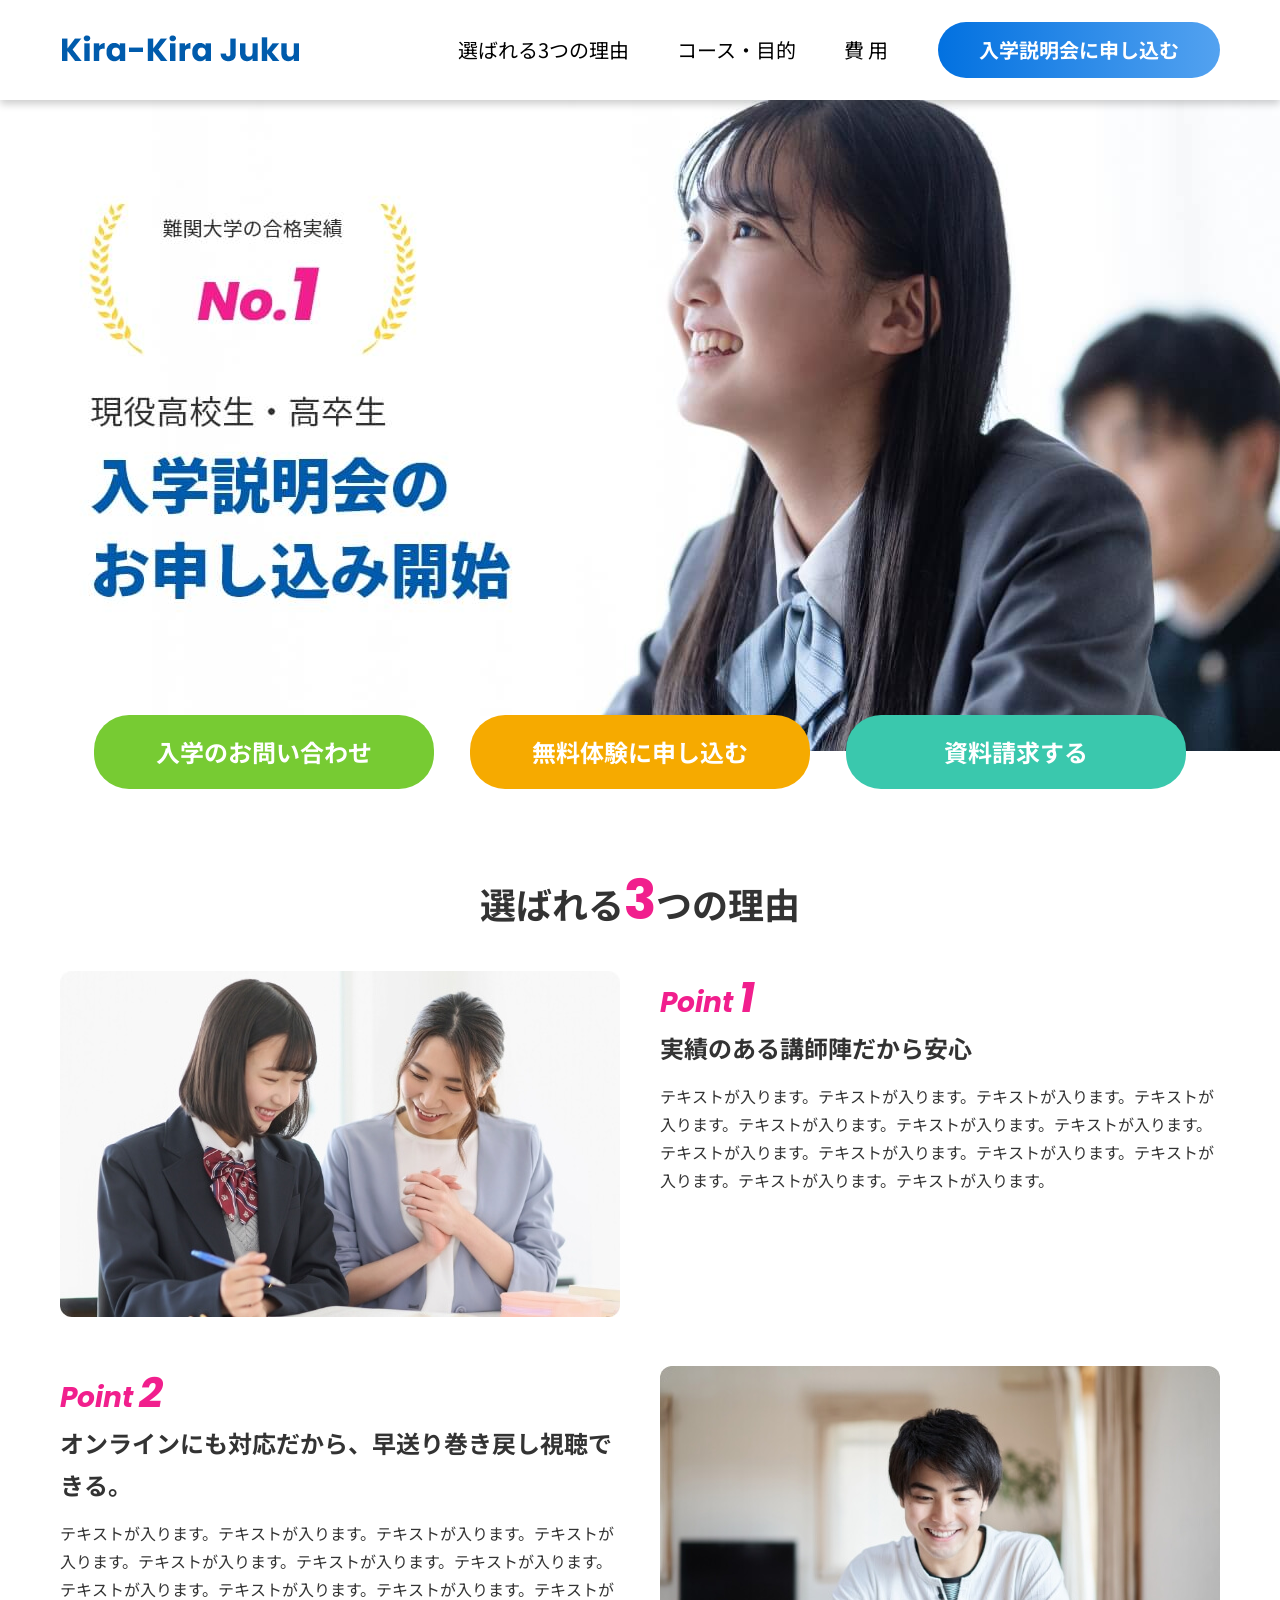
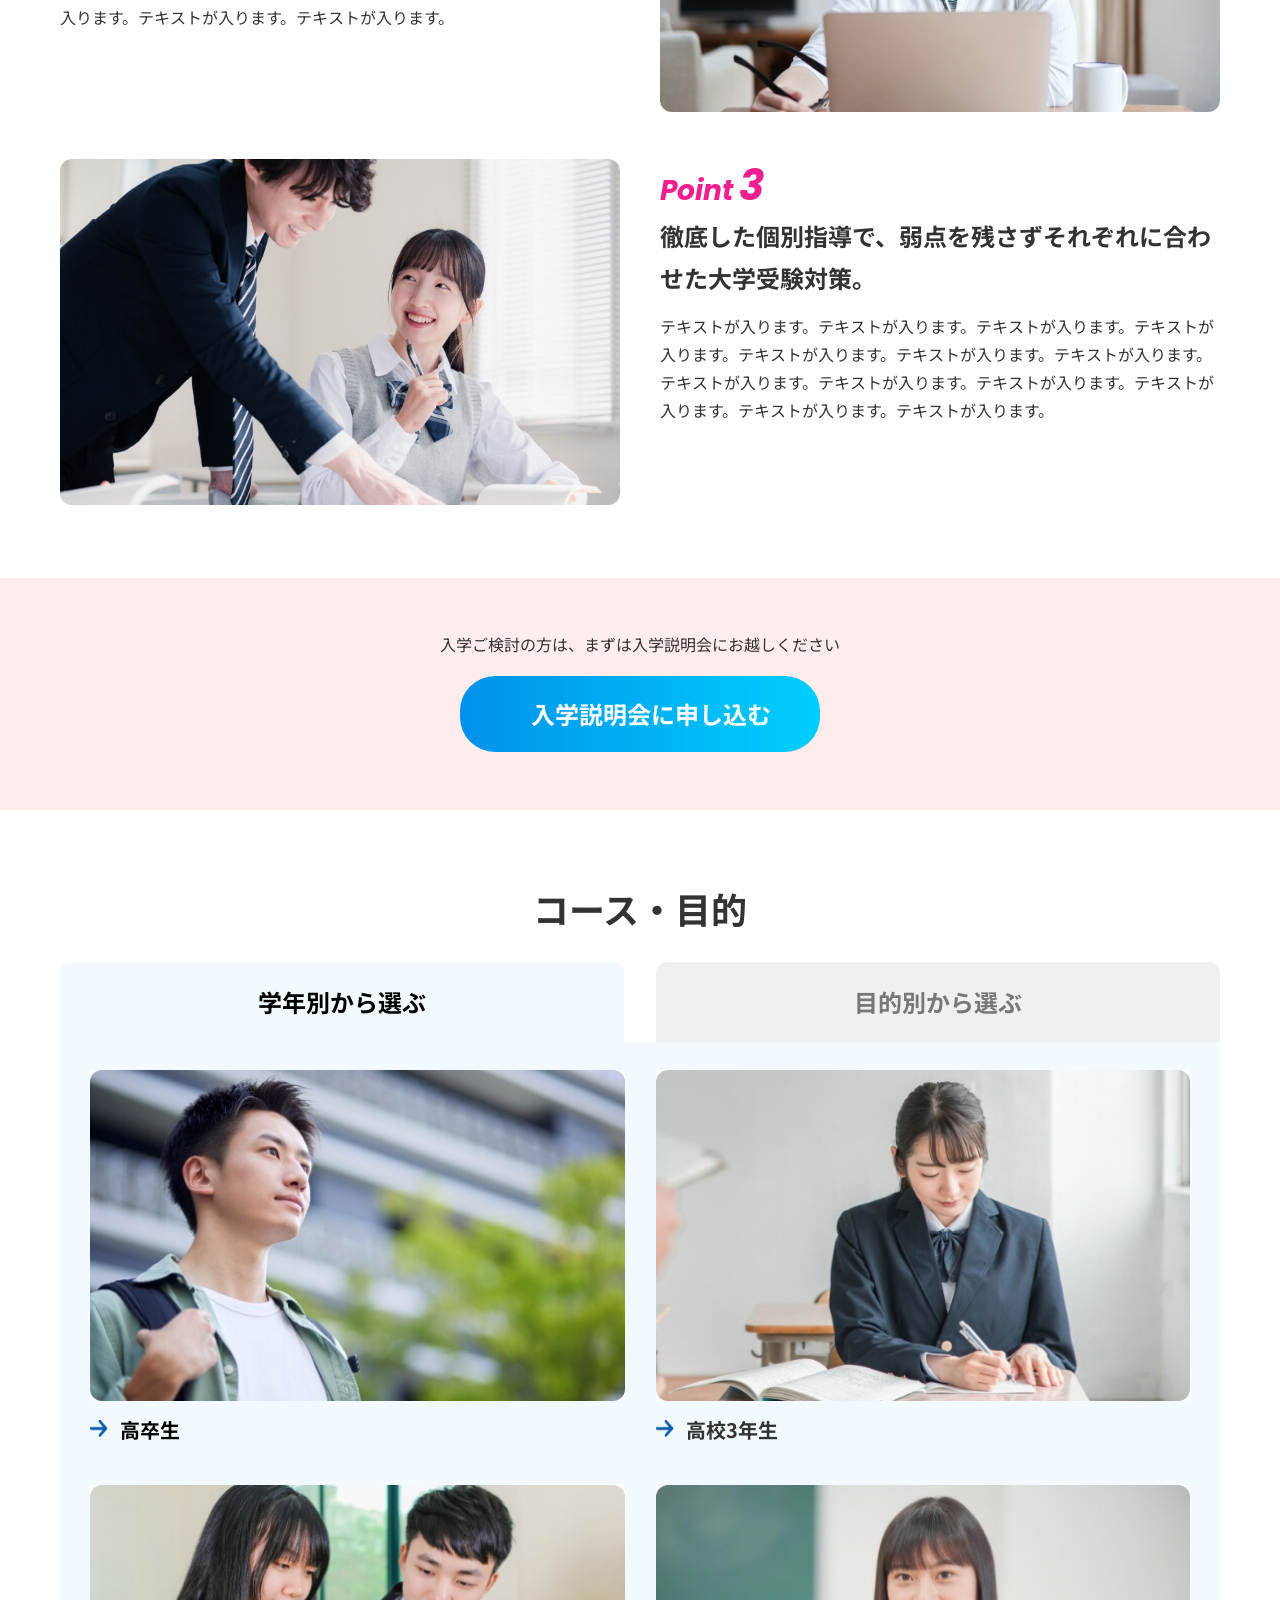
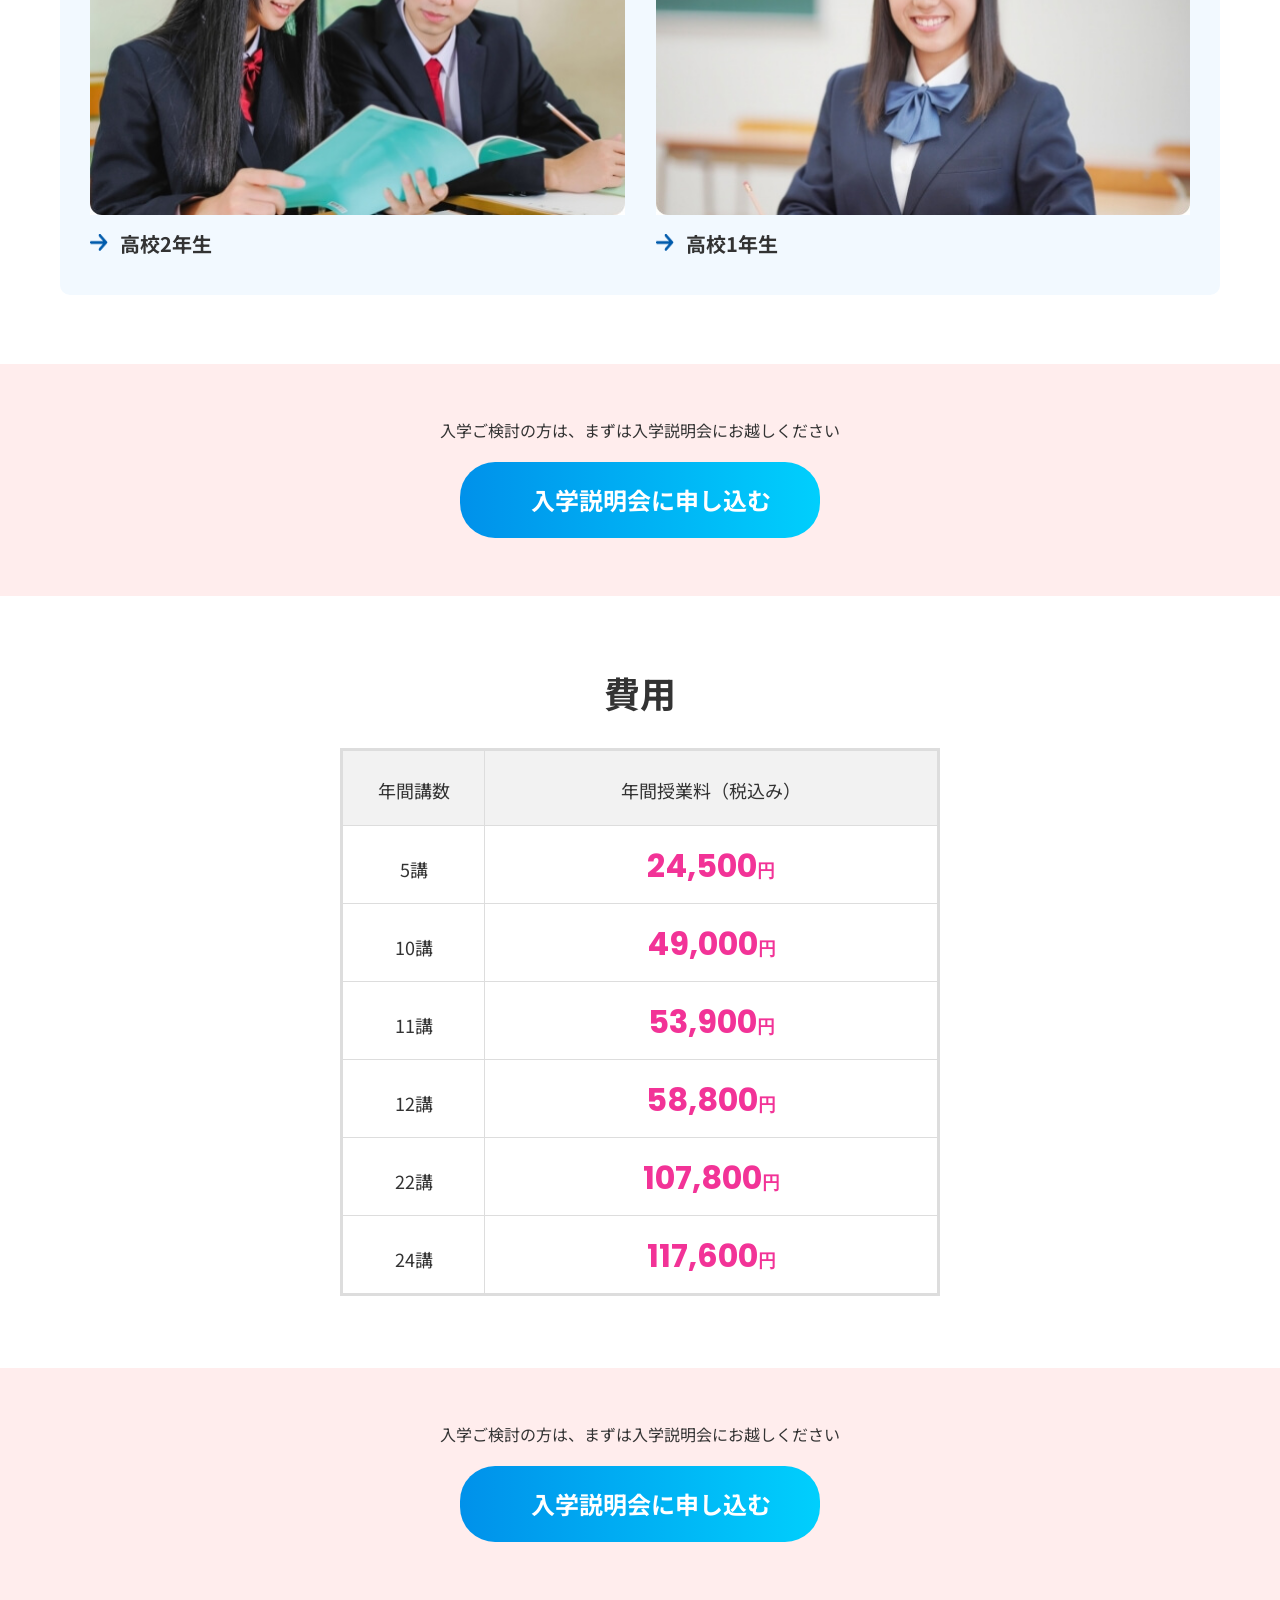
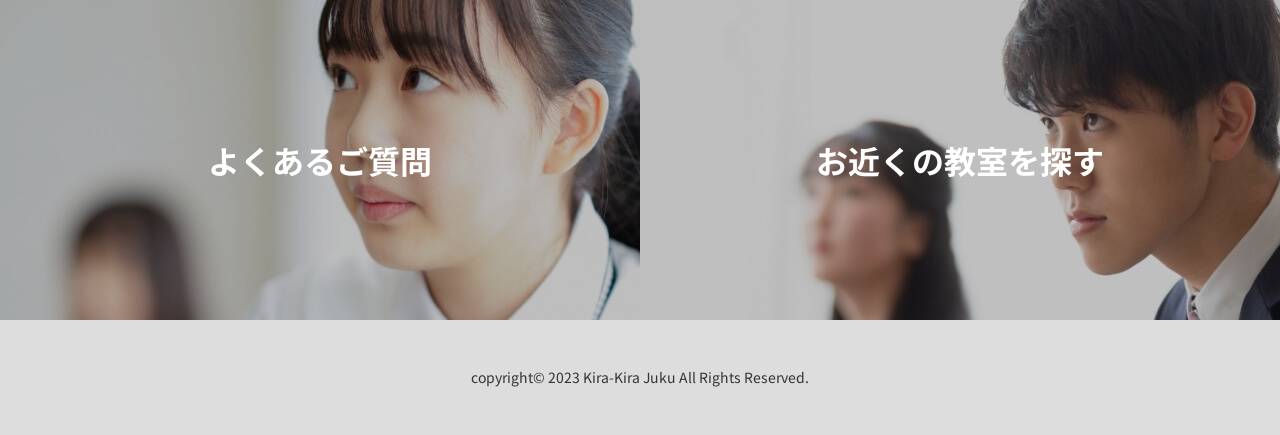
<file: kira-kira juku/index.html>
<!DOCTYPE html>
<html lang="ja">
<head>
    <meta charset="UTF-8">
    <meta name="viewport" content="width=device-width, initial-scale=1.0">
    <meta name="description" content="難関大学の合格実績No.1のKira-Kira Jukuが、現役高校生・高卒生向け入学説明会の申し込みを開始しました。">
    <title>入学説明会のお申し込み開始 | Kira-Kira Juku</title>
    <meta property="og:title" content="入学説明会のお申し込み開始 | Kira-Kira Juku" />
    <meta property="og:description" content="難関大学の合格実績No.1のKira-Kira Jukuが、現役高校生・高卒生向け入学説明会の申し込みを開始しました。" />
    <meta property="og:type" content="article" />
    <meta property="og:url" content="https://example.com/index.html" />
    <meta property="og:image" content="assets/image/og_image.jpg" />
    <meta property="og:site_name" content="Kira-Kira Juku" />
    <!-- CSSファイルの読み込み -->
    <link rel="stylesheet" href="assets/style/main.css">
</head>
<body>
    <!--------------------- ここからheader -->
    <header class="header">
        <div class="header__contents">
            <div class="header__logo">
                <img src="assets/image/logo.png" alt="kira-kira juku">
            </div>
            <div class="header__nav__button">
                <nav class="header__nav">
                    <ul class="nav__list">
                        <li class="nav__item">
                            <a href="#reasons" class="nav__link">選ばれる3つの理由</a>
                        </li>
                        <li class="nav__item">
                            <a href="#course" class="nav__link">コース・目的</a>
                        </li>
                        <li class="nav__item">
                            <a href="#pricing" class="nav__link">費 用</a>
                        </li>
                    </ul>
                </nav>
                <a href="https://example.com/locations" class="header__apply-button">
                    <h3 class="apply-button__text">入学説明会に申し込む</h3>
                </a>
            </div>
            <div class="hamburger-menu">
                <img src="assets/image/hamburger_menu.png" alt="ハンバーガーメニュー">
            </div>
        </div>
        <nav class="header_sidebar">
            <ul>
                <li><a href="#reasons"><img class="white_arrow" src="assets/image/arrow-right-white.png" alt="白い右矢印">選ばれる3つの理由</a></li>
                <li><a href="#course"><img class="white_arrow" src="assets/image/arrow-right-white.png" alt="白い右矢印">コース・目的</a></li>
                <li><a href="#pricing"><img class="white_arrow" src="assets/image/arrow-right-white.png" alt="白い右矢印">費用</a></li>
            </ul>
            <div class="apply-section__button sidebar-button">入学説明会に申し込む</div>
        </nav>
    </header>
    <!------------------------- ここからmain -->
    <main>
        <div class="main-img">
        </div>
        <div class="sp__main-img">
            <img src="assets/image/sp-main.jpg" alt=""><!-- spのみ表示する画像-->
        </div>
        <div class="main-actions">
            <ul class="action-list">
                <li class="action-list__button button__contact">入学のお問い合わせ</li>
                <li class="action-list__button button__entry">無料体験に申し込む</li>
                <li class="action-list__button button__request">資料請求する</li>
            </ul>
        </div>
        <div class="reasons section" id="reasons">
            <div class="section__title">
                <h2>選ばれる<span>3</span>つの理由</h2>
            </div>
            <div class="reasons__container">
                <div class="reason">
                    <div class="reason__img">
                        <img class="reasons_img" src="assets/image/point_01.jpg" alt="生徒と講師の写真">
                        <img class="reasons_sp_img" src="assets/image/reason_sp_01.jpg" alt="生徒と講師の写真">
                    </div>
                    <div class="reason__content">
                        <div class="reason__point-number">Point <span>1</span></div>
                        <div class="reason__sub-title">実績のある講師陣だから安心</div>
                        <p>テキストが入ります。テキストが入ります。テキストが入ります。テキストが入ります。テキストが入ります。テキストが入ります。テキストが入ります。テキストが入ります。テキストが入ります。テキストが入ります。テキストが入ります。テキストが入ります。テキストが入ります。</p>
                    </div>
                </div>
                <div class="reason reason--reverse">
                    <div class="reason__img">
                        <img class="reasons_img" src="assets/image/point_02.jpg" alt="オンライン学習をする学生">
                        <img class="reasons_sp_img" src="assets/image/reason_sp_02.jpg" alt="オンライン学習をする学生">
                    </div>
                    <div class="reason__content">
                        <div class="reason__point-number">Point <span>2</span></div>
                        <div class="reason__sub-title">オンラインにも対応だから、早送り巻き戻し視聴できる。</div>
                        <p>テキストが入ります。テキストが入ります。テキストが入ります。テキストが入ります。テキストが入ります。テキストが入ります。テキストが入ります。テキストが入ります。テキストが入ります。テキストが入ります。テキストが入ります。テキストが入ります。テキストが入ります。</p>
                    </div>
                </div>
                <div class="reason reason__bottom">
                    <div class="reason__img">
                        <img class="reasons_img" src="assets/image/point_03.jpg" alt="講師に教えてもらっている生徒">
                        <img class="reasons_sp_img" src="assets/image/reason_sp_03.jpg" alt="講師に教えてもらっている生徒">
                    </div>
                    <div class="reason__content">
                        <div class="reason__point-number">Point <span>3</span></div>
                        <div class="reason__sub-title">徹底した個別指導で、弱点を残さずそれぞれに合わせた大学受験対策。</div>
                        <p>テキストが入ります。テキストが入ります。テキストが入ります。テキストが入ります。テキストが入ります。テキストが入ります。テキストが入ります。テキストが入ります。テキストが入ります。テキストが入ります。テキストが入ります。テキストが入ります。テキストが入ります。</p>
                    </div>
                </div>
            </div>
        </div>

        <!-- 入学説明会申し込みセクション -->
        <div class="apply-section apply-section-top">
            <div class="apply__content">
                <p class="apply-section__description">入学ご検討の方は、まずは入学説明会にお越しください</p>
                <a href="https://example.com/locations" class="apply-section__button">入学説明会に申し込む</a>
            </div>
        </div>

        <!-- コースセクション -->
        <div class="area section" id="course">
            <div class="section__title course__title">
                <h2>コース・目的</h2>
            </div>
            <div class="course__content">
                <input type="radio" name="tab_name" id="tab1" checked>
                <label class="tab_class tab_class-left" for="tab1">学年別から選ぶ</label>
                <div class="content_class">
                    <div class="content__tab content__tab--active">
                        <div class="tab__content tab__content-up">
                            <a href="https://example.com/faqs" class="tab__wrap tab__wrap-left">
                                <img class="tab-img" src="assets/image/course_01.jpg" alt="高卒生">
                                <img src="assets/image/course_sp_01.jpg" class="tab-sp-img" alt="高卒生">
                                <div class="tab__wrap-content">
                                    <img src="assets/image/arrow-right.png" class="course-img" alt="矢印">
                                    <p>高卒生</p>
                                </div>
                            </a>
                            <div class="tab__wrap tab__wrap-right">
                                <img  class="tab-img" src="assets/image/cource_02.jpg" alt="学生">
                                <img src="assets/image/course_sp_02.jpg" class="tab-sp-img" alt="学生">
                                <div class="tab__wrap-content">
                                    <img src="assets/image/arrow-right.png" class="course-img" alt="矢印">
                                    <p>高校3年生</p>
                                </div>
                            </div>
                        </div>
                        <div class="tab__content">
                            <div class="tab__wrap tab__wrap-left">
                                <img class="tab-img" src="assets/image/cource_03.jpg" alt="学生達">
                                <img src="assets/image/course_sp_03.jpg" class="tab-sp-img" alt="学生達">
                                <div class="tab__wrap-content">
                                    <img src="assets/image/arrow-right.png" class="course-img" alt="矢印">
                                    <p>高校2年生</p>
                                </div>
                            </div>
                            <div class="tab__wrap tab__wrap-right">
                                <img class="tab-img" src="assets/image/cource_04.jpg" alt="学生">
                                <img src="assets/image/course_sp_04.jpg" class="tab-sp-img" alt="学生">
                                <div class="tab__wrap-content">
                                    <img src="assets/image/arrow-right.png" class="course-img" alt="矢印">
                                    <p>高校1年生</p>
                                </div>
                            </div>
                        </div>
                    </div>
            </div>
            <input type="radio" name="tab_name" id="tab2" >
            <label class="tab_class tab_class-right" for="tab2">目的別から選ぶ</label>
            <div class="content_class">
                <div class="content__tab content__tab--active">
                    <div class="tab__content tab__content-up">
                        <div class="tab__wrap tab__wrap-left">
                            <img class="tab-img" src="assets/image/objective_01.jpg" alt="難関大学">
                            <img src="assets/image/objective_sp_01.jpg" class="tab-sp-img" alt="難関大学">
                            <div class="tab__wrap-content">
                                <img src="assets/image/arrow-right.png" alt="矢印">
                                <p>難関大学・医学部合格を目指す</p>
                            </div>
                        </div>
                        <div class="tab__wrap">
                            <img class="tab-img" src="assets/image/objective_02.jpg" alt="名門私立大学">
                            <img src="assets/image/objective_02.jpg" class="tab-sp-img" alt="名門私立大学">
                            <div class="tab__wrap-content">
                                <img src="assets/image/arrow-right.png" class="course-img" alt="矢印">
                                <p>名門私立大学合格を目指す</p>
                            </div>
                        </div>
                    </div>
                    <div class="tab__content">
                        <div class="tab__wrap tab__wrap-left">
                            <img class="tab-img" src="assets/image/objective_03.jpg" alt="国公立大学">
                            <img src="assets/image/objective_sp_03.jpg" class="tab-sp-img" alt="国公立大学">
                            <div class="tab__wrap-content">
                                <img src="assets/image/arrow-right.png" class="course-img" alt="矢印">
                                <p>国公立大学合格を目指す</p>
                            </div>
                        </div>
                        <div class="tab__wrap">
                            <img class="tab-img" src="assets/image/objective_04.jpg" alt="海外の大学">
                            <img src="assets/image/objective_sp_04.jpg" class="tab-sp-img" alt="海外の大学">
                            <div class="tab__wrap-content">
                                <img src="assets/image/arrow-right.png" class="course-img" alt="矢印">
                                <p>海外の大学合格を目指す</p>
                            </div>
                        </div>
                    </div>
                </div>
            </div>
            </div>
        </div>

        <!-- 入学説明会申し込みセクション -->
        <div class="apply-section apply-section-center">
            <div class="apply__content">
                <p class="apply-section__description">入学ご検討の方は、まずは入学説明会にお越しください</p>
                <div class="apply-section__button">入学説明会に申し込む</div>
            </div>
        </div>

        <!-- 料金セクション -->
        <section class="pricing-section section" id="pricing">
            <div class="section__title section__title-bottom">
                <h2>費用</h2>
            </div>
            <table class="price-table">
                <thead class="price-table__head">
                    <tr class="price-table__row">
                        <th class="price-table__header-cell price-table__header-cell--lessons">年間講数</th>
                        <th class="price-table__header-cell price-table__header-cell--price">年間授業料（税込み）</th>
                    </tr>
                </thead>
                <tbody class="price-table__body">
                    <tr class="price-table__row">
                        <td class="price-table__cell"><span>5</span>講</td>
                        <td class="price-table__cell--price">24,500<span>円</span></td>
                    </tr>
                    <tr class="price-table__row">
                        <td class="price-table__cell"><span>10</span>講</td>
                        <td class="price-table__cell--price">49,000<span>円</span></td>
                    </tr>
                    <tr class="price-table__row">
                        <td class="price-table__cell"><span>11</span>講</td>
                        <td class="price-table__cell--price">53,900<span>円</span></td>
                    </tr>
                    <tr class="price-table__row">
                        <td class="price-table__cell"><span>12</span>講</td>
                        <td class="price-table__cell--price">58,800<span>円</span></td>
                    </tr>
                    <tr class="price-table__row">
                        <td class="price-table__cell"><span>22</span>講</td>
                        <td class="price-table__cell--price">107,800<span>円</span></td>
                    </tr>
                    <tr class="price-table__row">
                        <td class="price-table__cell"><span>24</span>講</td>
                        <td class="price-table__cell--price">117,600<span>円</span></td>
                    </tr>
                </tbody>
            </table>

        </section>

        <!-- 入学説明会申し込みセクション -->
        <div class="apply-section apply-section-bottom">
            <div class="apply__content">
                <p class="apply-section__description">入学ご検討の方は、まずは入学説明会にお越しください</p>
                <div class="apply-section__button">入学説明会に申し込む</div>
            </div>
        </div>
    </main>
    <footer>
        <!-- フッターセクション -->
        <div class="footer-section">
            <div class="footer__wrap">
                <a href="https://example.com/locations" class="footer__left">
                    <p>よくあるご質問</p>
                </a>
                <a href="https://example.com/locations" class="footer__right">
                    <p>お近くの教室を探す</p>
                </a>
            </div>
            <div class="footer-sp-section">
                <a href="https://example.com/locations" class="footer-sp-section_up">
                    <p>よくあるご質問</p>
                </a>
                <a href="https://example.com/locations" class="footer-sp-section_down">
                    <p>お近くの教室を探す</p>
                </a>
            </div>
        </div>
        <p class="copyright">copyright&copy; 2023 Kira-Kira Juku All Rights Reserved.</p>
    </footer>

    <script src="assets/script/main.js"></script>
</body>
</html>
</file>
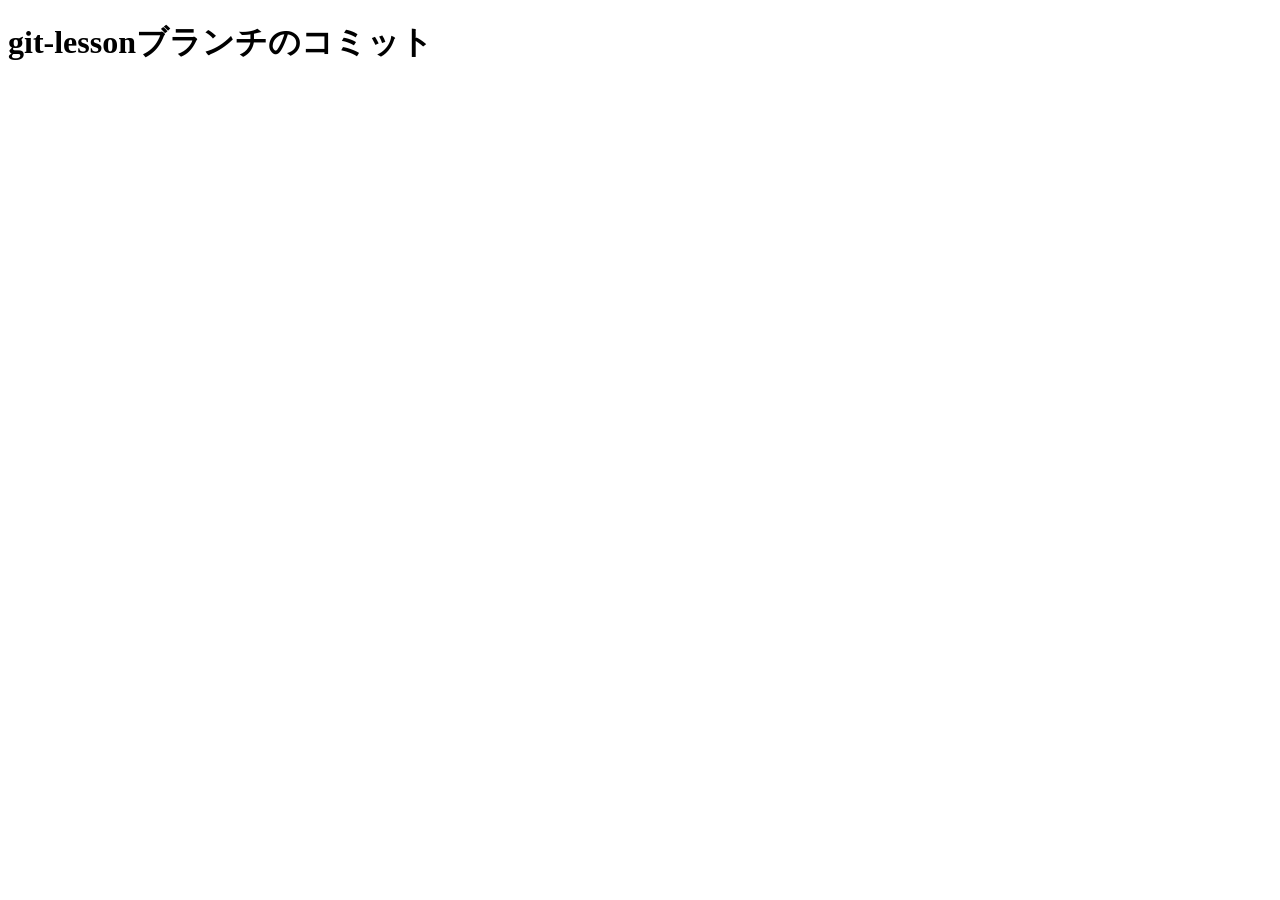
<file: index2.html>
<!DOCTYPE html>
<html lang="ja">
<head>
  <meta charset="UTF-8">
  <meta name="viewport" content="width=device-width, initial-scale=1">
  <title>Git/GitHubレッスン</title>
  <meta name="description" content="Git/GitHubレッスン用のページです">

</head>

<body>

  <h1>git-lessonブランチのコミット</h1>

</body>
</html>
</file>
<file: kira-kira juku/assets/style/main.css>
@charset "UTF-8";

@import url('https://fonts.googleapis.com/css2?family=Noto+Sans+JP:wght@400;500;700;900&family=Poppins:wght@400;700;700italic;800italic&display=swap');
@import url(https://fonts.googleapis.com/css2?family=Poppins:ital,wght@0,400;0,700;0,800;1,700;1,800&display=swap);


/* CSSリセット */
html, body, div, span, applet, object, iframe,
h1, h2, h3, h4, h5, h6, p, blockquote, pre,
a, abbr, acronym, address, big, cite, code,
del, dfn, em, img, ins, kbd, q, s, samp,
small, strike, strong, sub, sup, tt, var,
b, u, i, center,
dl, dt, dd, ol, ul, li,
fieldset, form, label, legend,
table, caption, tbody, tfoot, thead, tr, th, td,
article, aside, canvas, details, embed,
figure, figcaption, footer, header, hgroup,
menu, nav, output, ruby, section, summary,
time, mark, audio, video {
    margin: 0;
    padding: 0;
    border: 0;
    font-size: 100%;
    font: inherit;
    vertical-align: baseline;
}

/* HTML5ディスプレイロールリセット */
article, aside, details, figcaption, figure,
footer, header, hgroup, menu, nav, section {
    display: block;
}

/* スムーススクロールの設定 */
html {
  scroll-behavior: smooth;
}

body {
    line-height: 1;
    font-family: 'Noto Sans JP', sans-serif;
}

ol, ul {
    list-style: none;
}

blockquote, q {
    quotes: none;
}

blockquote:before, blockquote:after,
q:before, q:after {
    content: '';
    content: none;
}

table {
    border-collapse: collapse;
    border-spacing: 0;
}

/* 一般的なスタイル定義 */
body {
    font-size: 16px;
    color: #333;
    background-color: #fff;
}

a {
    color: black;
    text-decoration: none;
}

a:hover {
    text-decoration: underline;
}

h1, h2, h3, h4, h5, h6 {
    font-weight: normal;
}

img {
    max-width: 100%;
    height: auto;
}

h2 {
  font-size: 36px;
  font-weight: bold;
}

h3 {
  font-size: 20px;
  font-weight: bold;
}

section {
  max-width: 1200px;
  margin: 70px auto 0;
}


.main-img {
  height: 651px;
  background-image: url("../image/main_img01.jpg");
  background-size: cover; /* 背景画像を要素のサイズに合わせて調整 */
  background-position: center; /* 背景画像を中央に配置 */
}


/* headerの設定 */
header {
  width: 100%;
  background-color: white;
  position: sticky;
  top: 0; /* 要素がビューポートの上端に到達したときに固定 */
  z-index: 1000; /* 他の要素より上に表示されるようにz-indexを高く設定 */
  box-shadow: 0px 4px 8px rgba(0, 0, 0, 0.2);;
}

.header__contents {
  max-width: 1200px;
  height: 80px;
  margin: 0 auto;
  display: flex;
  align-items: center;
  justify-content: space-between;
  padding: 10px 20px;
}

.header__logo {
  margin-left: 20px;
}

.header__nav {
  padding: 18px 0;
  margin-right: 50px;
}

.header__nav__button {
  display: flex;
}

.nav__list {
  display: flex;
  text-align: center;
}

.nav__link {
  font-size: 20px;
}

.nav__link:hover {
  text-decoration: none;
}

.header__apply-button {
  display: inline-block; /* ボタンとしてのスタイル */
  padding: 18px 41px; /* ボタンの内部の余白 */
  margin-right: 20px;
  color: white;
  font-size: 20px;
  font-weight: bold;
  background-image: linear-gradient(to right, #0271E0, #53A2F0); /* ボタンの背景にグラデーションを設定 */
  border: none; /* 枠線なし */
  border-radius: 35px; /* 角を丸くするのに適切な値（25%から25pxへ変更） */
  cursor: pointer; /* ホバー時にカーソルをポインターに */
  transition: opacity 0.3s ease; /* 透明度の変化にアニメーションを設定 */
}

.header__apply-button:hover {
  text-decoration: none;
}

.nav__list .nav__item:nth-child(2) .nav__link {
  margin: 0 48px;
}


/* ハンバーガーメニューの非表示設定 */
.hamburger-menu {
  display: none;
}


.header_sidebar {
  display: none;
}

/* サイドバーがアクティブな状態 */
.header_sidebar.active {
  right: 0; /* アクティブ時に画面内にスライドイン */
}


/* セクションの上マージンの設定 */

.section {
  max-width: 1200px;
  margin:78px auto 0;
}

/* sp画像非表示設定 */
.sp__main-img {
  display: none;
}

/* トップ画像下のボタンの設定 */
.action-list {
  position: relative;
  bottom: 36px;
  display: flex;
  justify-content: space-around;
  padding: 0 76px;
}

.action-list__button {
  width: 340px;
  display: inline-block; /* ボタンとしてのスタイル */
  padding: 25px 0; /* ボタンの内部の余白 */
  color: white;
  font-size: 24px;
  font-weight: bold;
  text-align: center;
  border: none; /* 枠線なし */
  border-radius: 35px; /* 角を丸くするのに適切な値（25%から25pxへ変更） */
  cursor: pointer; /* ホバー時にカーソルをポインターに */
  transition: opacity 0.3s ease; /* 透明度の変化にアニメーションを設定 */
}

.action-list__button:hover {
  opacity: 0.3;
}

.button__contact {
  background-color: #77CB33;

}

.button__entry {
  background-color: #F6AA00;
}

.button__request {
  background-color: #3AC8AD;
}

/********************* 選ばれる3つの理由セクションの設定 */

.section__title {
  text-align: center;
  margin-bottom: 44px;
}

/* 3だけ文字色を変える設定 */
h2 span {
  font-family: 'Poppins', sans-serif;
  font-size: 54px;
  color: #F11F8D;
}

.reasons {
  margin-top: 48px;
}

.reason {
  display: flex;
}

.reasons_sp_img {
  display: none;
}

.reason__sub-title {
  font-size: 24px;
  font-weight: bold;
  margin-top: 8px;
  margin-bottom: 13px;
  line-height: 42px;
}

.reason--reverse {
  flex-direction: row-reverse;
  margin: 48px 0 46px;
}

.reason__point-number  {
  font-family: 'Poppins', sans-serif;
  font-size: 28px;
  font-style: italic;
  font-weight: bold;
  color: #F11F8D;
}

.reason__point-number span {
  font-size: 42px;
}

.reason__img, .reason__content {
  width: 50%;
  padding: 0 20px;
}

.reason__content {
  padding: 6px 20px;
}

.reason__content p {
  line-height: 28px;
}


/* 入学説明会お申込みセクションの設定 ******************************/
.apply-section {
  width: 100%;
  margin-top: 72px;
  padding: 58px 0 58px; /* 上下の空間を確保しつつ、左右は0に設定 */
  background-color: #FFEDED;
  text-align: center; /* テキストを中央揃えに */
}

.apply-section__button {
  display: inline-block; /* ボタンとしてのスタイル */
  margin: 24px auto 0; /* 上下に空間を追加し、左右マージンをautoにして中央揃えに */
  padding: 26px 49px 26px 71px; /* ボタンの内部の余白 */
  color: white;
  font-size: 24px;
  font-weight: bold;
  background-image: linear-gradient(to right, #0091EA, #00CFFD); /* ボタンの背景にグラデーションを設定 */
  border: none; /* 枠線なし */
  border-radius: 35px; /* 角を丸くするのに適切な値（25%から25pxへ変更） */
  cursor: pointer; /* ホバー時にカーソルをポインターに */
  transition: opacity 0.3s ease; /* 透明度の変化にアニメーションを設定 */
}

.apply-section__button:hover {
  opacity: 0.5; /* ホバー時に透明度を下げる */
  text-decoration: none;
}


/* courseセクションの設定 *********************************************/

.tab-sp-img {
  display: none;
}

.area {
  margin-top: 80px;
}

.course__content {
  max-width: 1200px;
  margin: -24px auto 0;
  flex-wrap: wrap;
  display: flex;
}

.tab_class {
  max-width: 1100px;
  width: 47%;
  margin: 16px 20px 0;
  padding: 28px 0;
  background-color: #F0F0F0;
  font-size: 24px;
  font-weight: bold;
  text-align: center;
  display: block;
  float: left;
  order: -1;
  color: rgba(0, 0, 0, 0.5); /* ここでは黒色の文字を50%の透明度に設定しています */
  border-radius: 10px 10px 0 0;
}

.tab_class-right {
  margin-left: auto;
}

input[name="tab_name"] {
  display: none;
}

input:checked + .tab_class {
  background-color: #F2F9FF;
  color: black;
}

.content_class {
  display: none;
  width: 100%;
}

input:checked + .tab_class + .content_class {
  display: block;
}


.content__tab {
  max-width: 1100px;
  padding: 28px 30px;
  margin: 0 auto -3px;
  background-color: #F2F9FF;
  border-radius: 0 0 10px 10px;
}

.tab__content {
  max-width: 1160px;
  display: flex;
  align-items: center;
}

.tab__content-up {
  margin-bottom: 32px;
}

.tab__wrap {
  width: 50%;
}

.tab__wrap img, .tab__wrap-left img {
  transition: transform 0.3s ease; /* アニメーション効果 */
  transform-origin: center; /* 拡大の基点を中心に */
}

.tab__wrap:hover img, .tab__wrap-left:hover img {
  transform: scale(1.2); /* マウスオーバー時に1.2倍に拡大 */
}

.tab__wrap-left {
  margin-right: 31px;
}

.tab-img {  /*タブの中の画像を大きくする設定 */
  width: 100%;
}

.tab__wrap img {
  margin-bottom: 16px;
}

.tab__wrap-content {
  display: flex;
  margin-top: 2px;
}

.tab__wrap-content p {
  margin-left: 12px;
  margin-bottom: 13px;
  font-size: 20px;
  font-weight: bold;
}


/* 料金セクションの設定*************************/

.section__title-bottom {
  margin-bottom: 38px;
}

.price-table {
  max-width: 600px;
  border: 3px solid #ddd;
  border-collapse: collapse;
  margin: 20px auto;
}

.price-table__head {
  background-color: #f2f2f2;
}

.price-table__header-cell {
  padding: 12px 15px;
  border: 1px solid #ddd; /* セルの枠線の色を設定 */
  color: #333; /* テキストの色 */
  font-size: 18px;
}

.price-table__cell, .price-table__cell--price {
  text-align: center;
  border: 1px solid #ddd;
  color: #333;
  font-size: 14px;
}

.price-table__cell {
  width: 141px;
  padding: 25px 0;
  font-size: 18px;
}


.price-table__cell--price {
  width: 452px;
  padding: 24px 0 18px;
  font-size: 32px;
  font-family: 'Poppins', sans-serif;
  font-weight: bold;
  color: #F23397;
}

.price-table__cell--price span {
  font-size: 18px;
}

.price-table__header-cell--lessons {
  padding: 30px 34px 26px 35px;/* ここに年間講数のためのパディングを設定 */;
}


/* footerの設定 ****************************************/

.footer-sp-section_img {
  display: none;/* スマホ専用footer画像の非表示設定 */
}

.footer-sp-section {
  display: none;
}

.footer-section_img {
  display: flex;
  width: 100%;
  height: auto;
}

.footer-section_img a {
  width: 50%;
}

.footer-section_img a img {
  transition: opacity 0.3s ease;
}

.footer-section_img a:hover img {
  opacity: 0.7; /* ホバー時の透明度 */
}


.copyright {
  font-size: 14px;
  text-align: center;
  background-color: #DDD;
  padding: 50px 0 51px;
}

.footer__wrap {
  display: flex;
  overflow: hidden;
}

.footer__right, .footer__left {
  display: flex;
  width: 50%;
  height: 320px;
  background-size: cover; /* 背景画像を要素のサイズに合わせて調整 */
  background-position: center; /* 背景画像を中央に配置 */
}

.footer__left:hover, .footer__right:hover {
  transform: scale(1.2); /* マウスオーバー時に1.2倍に拡大 */
}

.footer__left p, .footer__right p {
  font-size: 32px;
  font-weight: bold;
  color: white;
  margin: auto;
}

.footer__left:hover, .footer__right:hover {
  opacity: 0.6; /* 透明度を下げる */
  transition: opacity 0.3s ease-in-out; /* 透明度の変化にアニメーションを適用 */
}


.footer__left {
  background-image: url("../image/footer_left.jpg");
}

.footer__right {
  background-image: url("../image/footer_right.jpg");
}

.footer__left:hover,
.footer__right:hover {
  text-decoration: none; /* ホバー時の下線を消す */
}


@media (max-width: 1086px) {

.header__contents {
  padding: 10px;
}

.header__logo {
  width: 30%;
  margin-left: 0;
}

.header__logo img {
  width: 80%;
}

.header__nav {
  margin-right: 0;
}

.nav__link {
  font-size: 16px;
}

.nav__item {
  margin-right: 10px;
}

.nav__list .nav__item .nav__link {
  font-size: 14px; /* フォントサイズを小さく */
  margin: 0; /* ナビゲーションアイテムのマージンを調整 */
}

.header__apply-button {
  padding: 12px 20px; /* ボタンのパディングを調整 */
  margin-right: 10px;
  font-size: 16px; /* ボタンのフォントサイズを小さく */
}

.nav__item:nth-child(2) .nav__link {
  margin: 0 20px; /* 中央のナビゲーションアイテムのマージンをさらに調整 */
}

.nav__list .nav__item:nth-child(2) .nav__link {
  margin: 0;
}


.action-list {
  padding: 0;
}

.action-list__button {
  width: 260px;
  font-size: 22px;
}

}





/* 横幅768px未満のデバイス向けのスタイル *************************/
@media (max-width: 767px) {

/* 全体の設定 ************************************/
.section {
  padding: 0 16px;
  margin:69px auto 0;
}

.section__title h2 {
  font-size: 28px;
}


.section__title {
  margin-bottom: 26px;
}

.section__title span {
  font-size: 40px;
}


/* headerの設定 ***********************************************/




/* headerのメニューと申込ボタンの非表示設定 */
.main-img,
.header__nav,
.header__apply-button {
  display: none;
}

.header__contents {
  height: 70px;
  padding: 0;
  margin: 0;
}

.header__logo {
  width: 45%;
}

.header__logo img {
  max-width: 100%;
  width: 100%;
  margin-left: 15px;
  margin-top: 6px;
}

.sp__main-img {
  display: block;
}

.sp__main-img img {
  width: 100%;
}

.hamburger-menu {
  display: flex;
  float: right;
}


/* トップ画面下のボタン3つを縦に並べる設定 */

.action-list {
  flex-direction: column; /* 子要素を縦に並べる */
  align-items: center; /* 縦軸（クロス軸）で中央揃えにする */
  justify-content: center; /* 横軸（メイン軸）で中央揃えにする */
  bottom: -22px;
}

.action-list__button {
  width: 250px;
  font-size: 16px;
  padding: 16px 0;
}

.button__entry {
  margin: 12px 0;
}


/* 選ばれる3つの理由セクションの設定 ************************************************/

.reason {
  display: block;
  margin-bottom: 32px;
}

.reason__img {
  padding: 0;
  height: 100%;
}

.reasons_img {
  display: none;
}

.reasons_sp_img {
  display: block;
}

.reasons {
  margin-top: 54px;
}

.reason--reverse {
  margin-top: 0;
  margin-bottom: 26px;
}

.reason__bottom {
  margin-top: 33px;
}

.reason__content {
  display: block;
  width: 100%;
  padding: 0;
}

.reason__content p {
  margin-top: -3px;
}

.reason__img {
  width: 100%;
  align-items: center;
}

.reason__point-number {
  font-size: 24px;
  margin-top: 15px;
}

.reason__point-number span {
  font-size: 36px;
}

.reason__sub-title {
  font-size: 20px;
  font-family: 'Noto Sans JP', sans-serif;
  line-height: 29px;
}



/* 入学説明会の申し込みセクション */

.apply-section {
  margin-top: 35px;
  padding: 36px 0 40px;
}

.apply__content {
  margin: 0 36px;
}

.apply-section__button {
  margin: 0;
  padding: 24px 50px;
  font-size: 20px;
}

.apply-section__description {
  line-height: 30px;
  margin-bottom: 9px;
}

.apply-section-center {
  margin-top: 67px;
}

.apply-section-bottom {
  margin-top: 63px;
}


/* courseの設定 *********************************/

.course__title {
  margin-left: 14px;
}

.tab-img {
  display: none;
}

.tab-sp-img {
  display: block;
}

.area {
  padding: 0;
  margin-top: 70px;
}

.tab_class {
  font-size: 18px;
  margin: 20px 5px 0;
}

.tab__content {
  display: block;
}

.tab__wrap {
  width: 100%;
}

.tab__wrap-content p {
  margin-left: 5px;
}

.tab__wrap-right {
  margin-top: 18px;
}

.tab__content-up {
  margin-bottom: 22px;
}

.content__tab {
  padding: 26px 16px 48px;
}

/*料金セクションの設定  ***********************************/
.price-table__header-cell {
  font-size: 16px;
  padding: 24px 0;
}

.price-table__header-cell--price {
  padding-right: 14px;
}

.price-table__cell {
  font-size: 16px;
  padding: 20px 0;
}

.price-table__cell--price {
  width: 246px;
  font-size: 28px;
  padding: 18px 5px 17px 0;
}

.price-table__cell--price span {
  font-size: 16px;
}

/* サイドバーの設定 */
.header_sidebar {
  display: block;
  position: fixed;
  top: 70px;
  right: -100vw; /* 画面の幅と同じ値に設定して完全に画面外に隠す */
  width: 100vw; /* ビューポートの幅に合わせる */
  height: 390px;
  background-color: #005BAC;
  transition: right 0.3s ease; /* スムーズなスライドインアニメーション */
  z-index: 99;
}


.header_sidebar ul li {
  padding: 24px 0px;
  margin: 0 20px;
  font-weight: bold;
  font-size: 18px;
  border-bottom: 1px solid white; /* 下線を描画 */
}

.header_sidebar ul li a {
  color: white;
  text-decoration: none;
}

.white_arrow {
  margin-right: 16px;
}

.sidebar-button {
  display: block;
  margin: 32px auto;
  padding: 24px 88px;
  background-image: linear-gradient(to right, white, white);
  color: #005BAC;
  font-size: 18px;
  text-align: center; /* ボタン内のテキストも中央揃え（必要に応じて） */
  width: fit-content; /* ボタンの幅を内容に基づいて自動調整 */
}

/* footerの設定 ****************************************/

.footer__wrap {
  display: none;
}

.footer-sp-section {
  display: block;
}

.footer-sp-section_img {
  display: block;
  font-size: 0;
}


.footer-sp-section_up, .footer-sp-section_down {
  display: flex;
  align-items: center; /* 垂直方向の中央揃え */
  width: 100vw;
  height: 170px;
  background-size: cover;
  background-position: center;
}

.footer-sp-section_up {
  background-image: url("../image/footer_sp_img_01.jpg");
}

.footer-sp-section_down {
  background-image: url("../image/footer_sp_img_02.jpg");
}

.footer-sp-section_up p, .footer-sp-section_down p {
  text-align: center;
  font-size: 22px;
  font-weight: bold;
  color: white;
  /* padding: auto 20px; を削除または修正 */
  margin: 0; /* p要素のデフォルトのマージンを解除 */
  padding-left: 16px;
}

.copyright {
  font-size: 13px;
  padding: 35px 0 51px;
}


}
</file>
